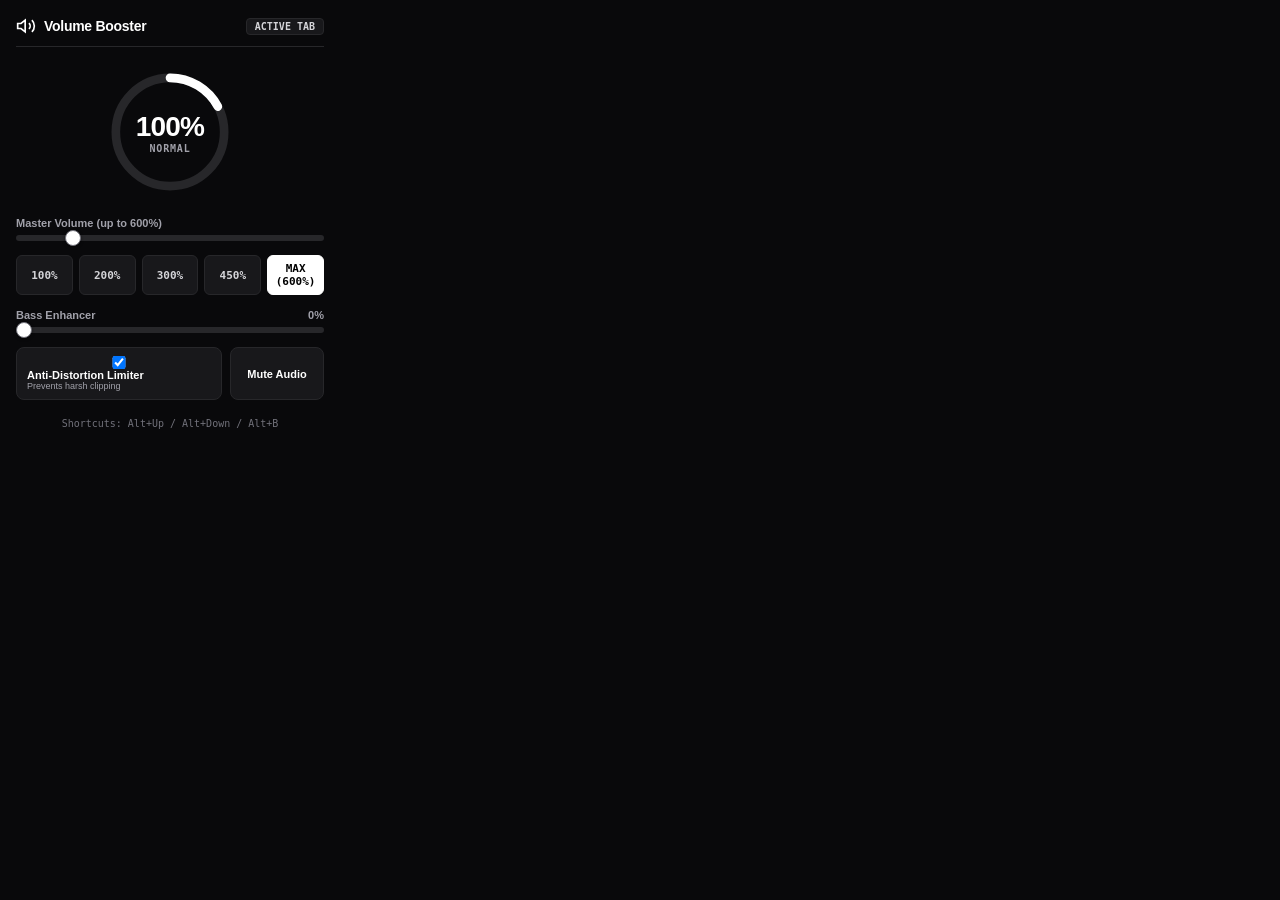
<file: extension/popup.html>
<!DOCTYPE html>
<html lang="en">
<head>
  <meta charset="UTF-8">
  <title>Volume Booster</title>
  <link rel="stylesheet" href="popup.css">
</head>
<body>
  <div class="popup-container">
    <header class="header">
      <div class="brand">
        <svg class="icon-brand" viewBox="0 0 24 24" fill="none" stroke="currentColor" stroke-width="2">
          <polygon points="11 5 6 9 2 9 2 15 6 15 11 19 11 5"></polygon>
          <path d="M15.54 8.46a5 5 0 0 1 0 7.07"></path>
          <path d="M19.07 4.93a10 10 0 0 1 0 14.14"></path>
        </svg>
        <span class="title">Volume Booster</span>
      </div>
      <span id="tabBadge" class="badge">ACTIVE TAB</span>
    </header>

    <div class="meter-wrapper">
      <div class="volume-dial-container">
        <svg class="dial-svg" viewBox="0 0 120 120">
          <circle class="dial-track" cx="60" cy="60" r="50"></circle>
          <circle id="dialProgress" class="dial-fill" cx="60" cy="60" r="50"></circle>
        </svg>
        <div class="dial-content">
          <span id="volumeValue" class="dial-number">100%</span>
          <span id="boostLabel" class="dial-label">NORMAL</span>
        </div>
      </div>
    </div>

    <!-- Volume Slider (0 - 600%) -->
    <div class="control-row">
      <label for="volumeSlider">Master Volume (up to 600%)</label>
      <input type="range" id="volumeSlider" min="0" max="600" step="5" value="100">
    </div>

    <!-- Quick Boost Presets -->
    <div class="pill-group">
      <button class="pill" data-boost="100">100%</button>
      <button class="pill" data-boost="200">200%</button>
      <button class="pill" data-boost="300">300%</button>
      <button class="pill" data-boost="450">450%</button>
      <button class="pill highlight" data-boost="600">MAX (600%)</button>
    </div>

    <!-- Bass Boost -->
    <div class="control-row">
      <div class="row-label">
        <label for="bassSlider">Bass Enhancer</label>
        <span id="bassValue">0%</span>
      </div>
      <input type="range" id="bassSlider" min="0" max="100" step="5" value="0">
    </div>

    <!-- Action Toggles -->
    <div class="toggles-grid">
      <label class="toggle-card">
        <input type="checkbox" id="limiterToggle" checked>
        <span class="toggle-title">Anti-Distortion Limiter</span>
        <span class="toggle-desc">Prevents harsh clipping</span>
      </label>
      <button id="muteBtn" class="mute-button">
        <span id="muteText">Mute Audio</span>
      </button>
    </div>

    <footer class="footer">
      <span>Shortcuts: Alt+Up / Alt+Down / Alt+B</span>
    </footer>
  </div>

  <script src="popup.js"></script>
</body>
</html>
</file>
<file: extension/popup.css>
* {
  box-sizing: border-box;
  margin: 0;
  padding: 0;
}
body {
  width: 340px;
  font-family: -apple-system, BlinkMacSystemFont, 'Segoe UI', Roboto, Helvetica, Arial, sans-serif;
  background-color: #09090b;
  color: #f4f4f5;
  padding: 16px;
  user-select: none;
}
.popup-container {
  display: flex;
  flex-direction: column;
  gap: 14px;
}
.header {
  display: flex;
  justify-content: space-between;
  align-items: center;
  border-bottom: 1px solid #27272a;
  padding-bottom: 10px;
}
.brand {
  display: flex;
  align-items: center;
  gap: 8px;
}
.icon-brand {
  width: 20px;
  height: 20px;
  color: #ffffff;
}
.title {
  font-weight: 800;
  font-size: 14px;
  letter-spacing: -0.02em;
  color: #ffffff;
}
.badge {
  font-size: 10px;
  background: #18181b;
  color: #d4d4d8;
  padding: 2px 8px;
  border-radius: 4px;
  font-weight: 700;
  border: 1px solid #27272a;
  font-family: monospace;
}
.meter-wrapper {
  display: flex;
  justify-content: center;
  padding: 6px 0;
}
.volume-dial-container {
  position: relative;
  width: 130px;
  height: 130px;
}
.dial-svg {
  width: 100%;
  height: 100%;
  transform: rotate(-90deg);
}
.dial-track {
  fill: none;
  stroke: #27272a;
  stroke-width: 8;
}
.dial-fill {
  fill: none;
  stroke: #ffffff;
  stroke-width: 8;
  stroke-linecap: round;
  stroke-dasharray: 314;
  stroke-dashoffset: 260;
  transition: stroke-dashoffset 0.15s ease;
}
.dial-content {
  position: absolute;
  inset: 0;
  display: flex;
  flex-direction: column;
  align-items: center;
  justify-content: center;
}
.dial-number {
  font-size: 28px;
  font-weight: 900;
  color: #ffffff;
  letter-spacing: -0.03em;
}
.dial-label {
  font-size: 10px;
  font-weight: 800;
  color: #a1a1aa;
  letter-spacing: 0.08em;
  text-transform: uppercase;
  font-family: monospace;
}
.control-row {
  display: flex;
  flex-direction: column;
  gap: 6px;
}
.control-row label {
  font-size: 11px;
  color: #a1a1aa;
  font-weight: 600;
}
.row-label {
  display: flex;
  justify-content: space-between;
  font-size: 11px;
  color: #a1a1aa;
  font-weight: 600;
}
input[type=range] {
  appearance: none;
  width: 100%;
  height: 6px;
  background: #27272a;
  border-radius: 9999px;
  outline: none;
}
input[type=range]::-webkit-slider-thumb {
  appearance: none;
  width: 16px;
  height: 16px;
  background: #ffffff;
  border: 1px solid #71717a;
  border-radius: 50%;
  cursor: pointer;
  box-shadow: 0 1px 3px rgba(0,0,0,0.5);
}
.pill-group {
  display: flex;
  gap: 6px;
}
.pill {
  flex: 1;
  background: #18181b;
  border: 1px solid #27272a;
  color: #d4d4d8;
  font-size: 11px;
  font-weight: 700;
  padding: 6px 0;
  border-radius: 6px;
  cursor: pointer;
  transition: all 0.15s;
  font-family: monospace;
}
.pill:hover {
  background: #27272a;
  color: #ffffff;
  border-color: #52525b;
}
.pill.highlight {
  background: #ffffff;
  border-color: #ffffff;
  color: #000000;
  font-weight: 900;
}
.pill.highlight:hover {
  background: #e4e4e7;
  color: #000000;
}
.toggles-grid {
  display: flex;
  gap: 8px;
}
.toggle-card {
  flex: 2;
  background: #18181b;
  border: 1px solid #27272a;
  padding: 8px 10px;
  border-radius: 8px;
  display: flex;
  flex-direction: column;
  cursor: pointer;
}
.toggle-title {
  font-size: 11px;
  font-weight: 700;
  color: #ffffff;
}
.toggle-desc {
  font-size: 9px;
  color: #a1a1aa;
}
.mute-button {
  flex: 1;
  background: #18181b;
  border: 1px solid #27272a;
  color: #ffffff;
  border-radius: 8px;
  font-size: 11px;
  font-weight: 700;
  cursor: pointer;
  transition: all 0.15s;
}
.mute-button:hover {
  border-color: #52525b;
}
.mute-button.muted {
  background: #ffffff;
  color: #000000;
  border-color: #ffffff;
}
.footer {
  text-align: center;
  font-size: 10px;
  color: #71717a;
  padding-top: 4px;
  font-family: monospace;
}
</file>
